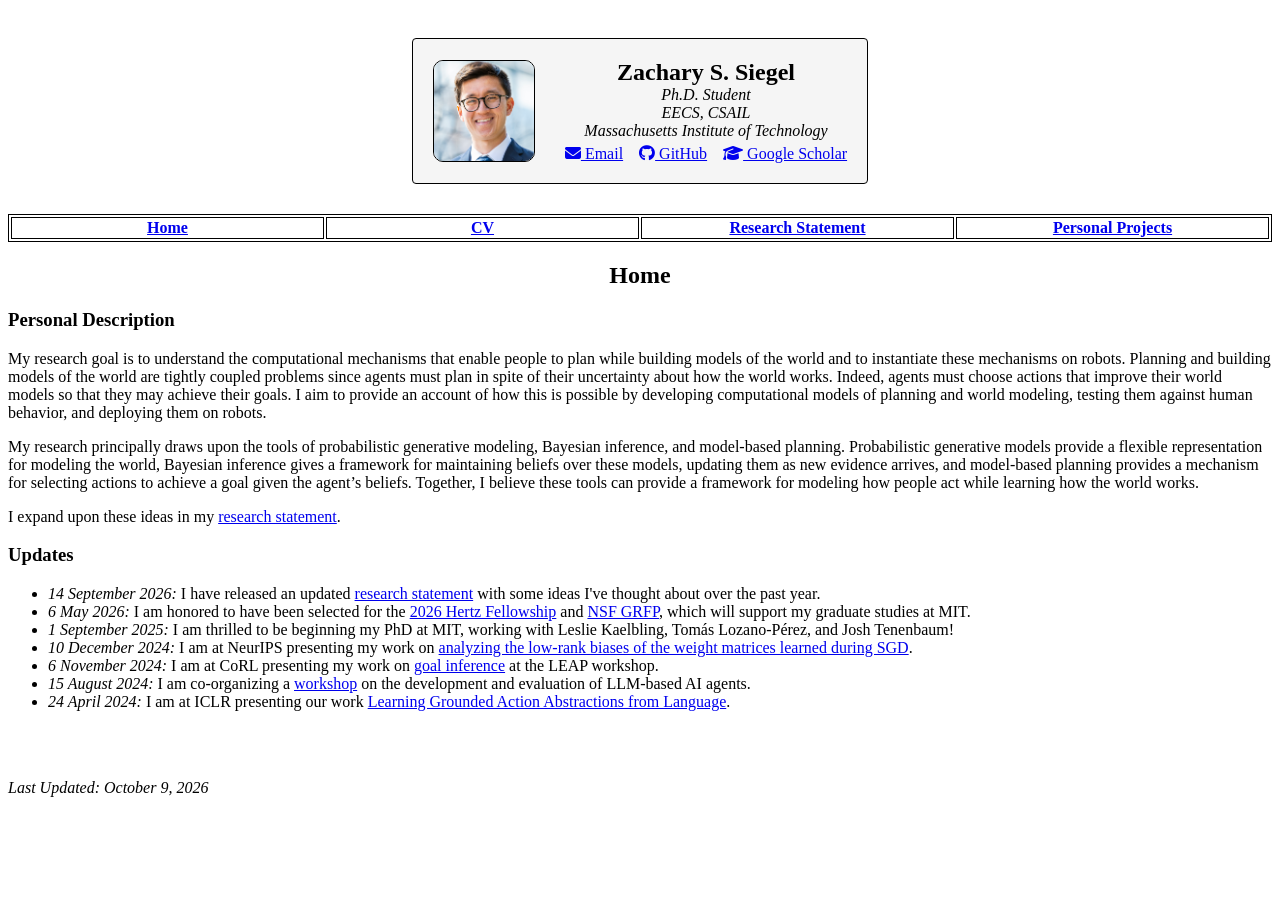
<file: index.html>
<!DOCTYPE html>
<html lang="en">
  <head>
    <meta charset="utf-8">
    <title>Zachary S. Siegel</title>
    <link rel="stylesheet" href="static/site.css">
    <script defer src="static/site.js"></script>
  </head>
  
  <body data-last-updated="2026-10-09">
    <!--Navigation bar-->
    <div id="nav-placeholder"></div>
    <!--End of Navigation bar-->

    <h2 style="text-align:center;">Home</h2>
    <h3>Personal Description</h3>
    <p>
      My research goal is to understand the computational mechanisms that enable people to plan while building models of the world and to instantiate these mechanisms on robots. Planning and building models of the world are tightly coupled problems since agents must plan in spite of their uncertainty about how the world works. Indeed, agents must choose actions that improve their world models so that they may achieve their goals. I aim to provide an account of how this is possible by developing computational models of planning and world modeling, testing them against human behavior, and deploying them on robots.
    </p>
    <p>
      My research principally draws upon the tools of probabilistic generative modeling, Bayesian inference, and model-based planning. Probabilistic generative models provide a flexible representation for modeling the world, Bayesian inference gives a framework for maintaining beliefs over these models, updating them as new evidence arrives, and model-based planning provides a mechanism for selecting actions to achieve a goal given the agent’s beliefs. Together, I believe these tools can provide a framework for modeling how people act while learning how the world works.
    </p>
    <p>
      I expand upon these ideas in my <a href="research.html">research statement</a>.
    </p>

    <h3>Updates</h3>
    <ul>
      <li><i>14 September 2026:</i> I have released an updated <a href="research.html">research statement</a> with some ideas I've thought about over the past year.</li>
      <li><i>6 May 2026:</i> I am honored to have been selected for the <a href="https://www.hertzfoundation.org/news/hertz-foundation-announces-19-recipients-of-the-2026-hertz-fellowship/">2026 Hertz Fellowship</a> and <a href="https://www.nsfgrfp.org">NSF GRFP</a>, which will support my graduate studies at MIT.</li>
      <li><i>1 September 2025:</i> I am thrilled to be beginning my PhD at MIT, working with Leslie Kaelbling, Tomás Lozano-Pérez, and Josh Tenenbaum!</li>
      <li><i>10 December 2024:</i> I am at NeurIPS presenting my work on <a href="https://arxiv.org/abs/2206.05794">analyzing the low-rank biases of the weight matrices learned during SGD</a>.</li>
      <li><i>6 November 2024:</i> I am at CoRL presenting my work on <a href="https://openreview.net/pdf?id=tJvUG93usI">goal inference</a> at the LEAP workshop.</li>
      <li><i>15 August 2024:</i> I am co-organizing a <a href="https://sites.google.com/princeton.edu/agents-workshop/">workshop</a> on the development and evaluation of LLM-based AI agents.</li>
      <li><i>24 April 2024:</i> I am at ICLR presenting our work <a href="https://arxiv.org/abs/2312.08566">Learning Grounded Action Abstractions from Language</a>.</li>
    </ul>
    <br><br>
  </body>
</html>
</file>
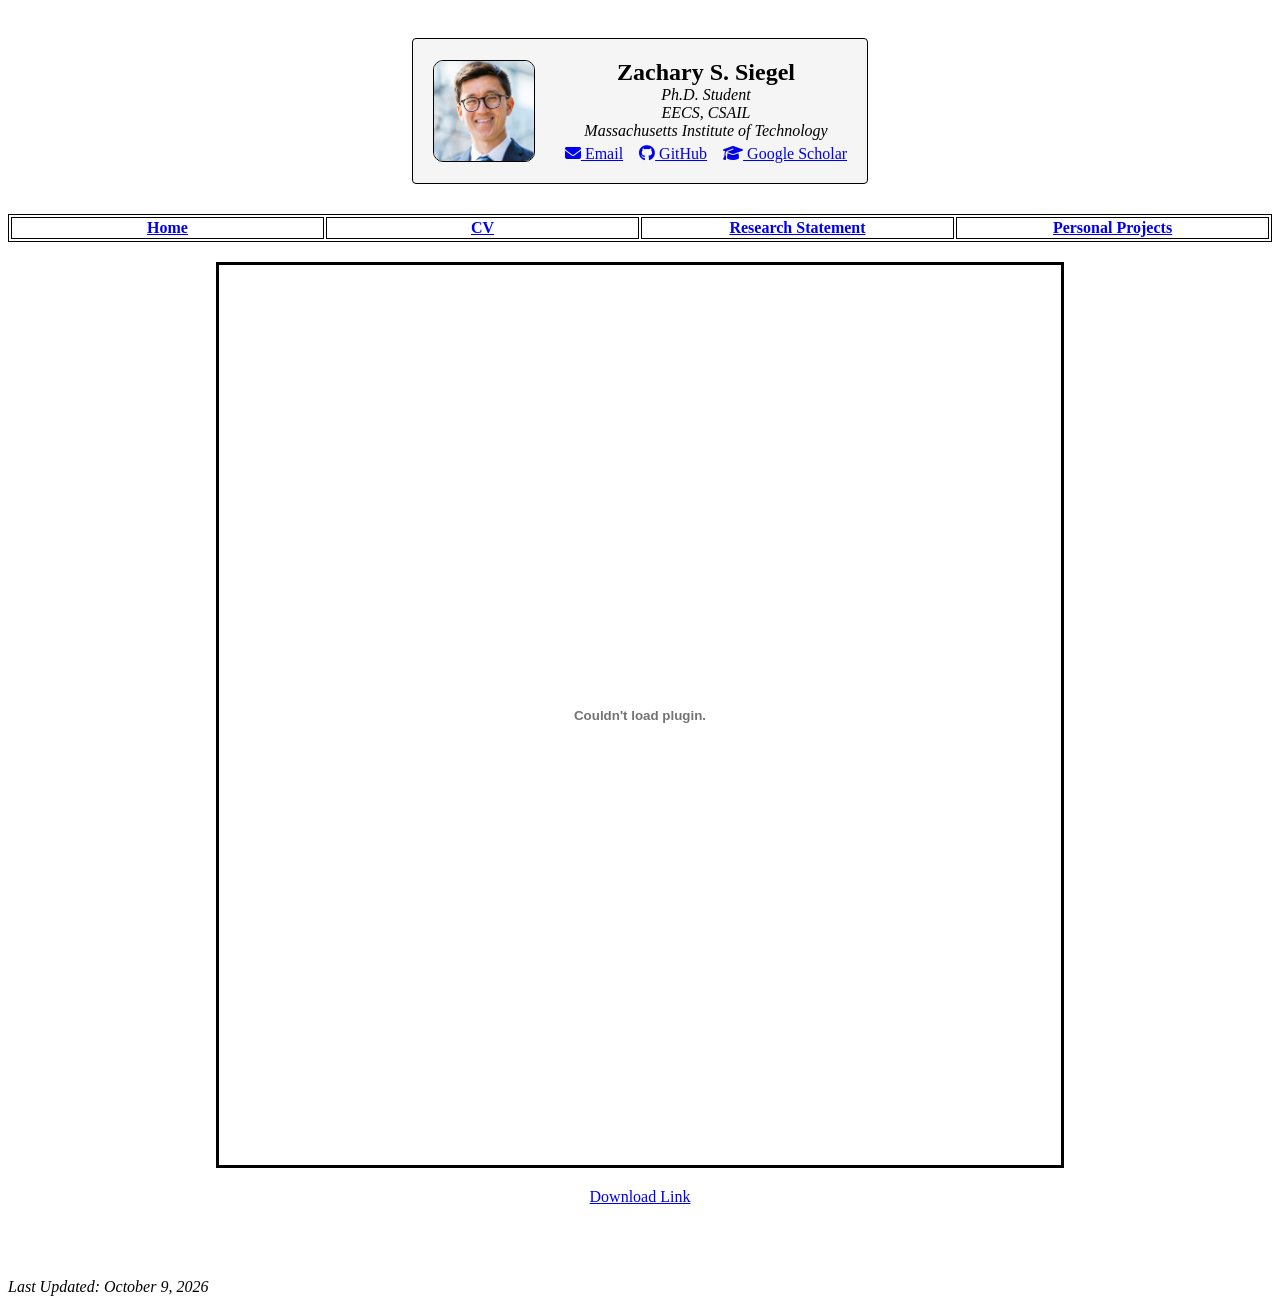
<file: cv.html>
<!DOCTYPE html>
<html lang="en">
  <head>
    <meta charset="utf-8">
    <title>Zachary S. Siegel - CV</title>
    <link rel="stylesheet" href="static/site.css">
    <script defer src="static/site.js"></script>
  </head>
  
  <body data-last-updated="2026-10-09">
    <!--Navigation bar-->
    <div id="nav-placeholder"></div>
    <!--End of Navigation bar-->
    
    <embed src="static/cv.pdf" type="application/pdf" class="pdf-container"/>
    
    <div class="download-link">
      <a href="static/cv.pdf" download>Download Link</a>
    </div>
    
    <br><br>
  </body>
</html>
</file>
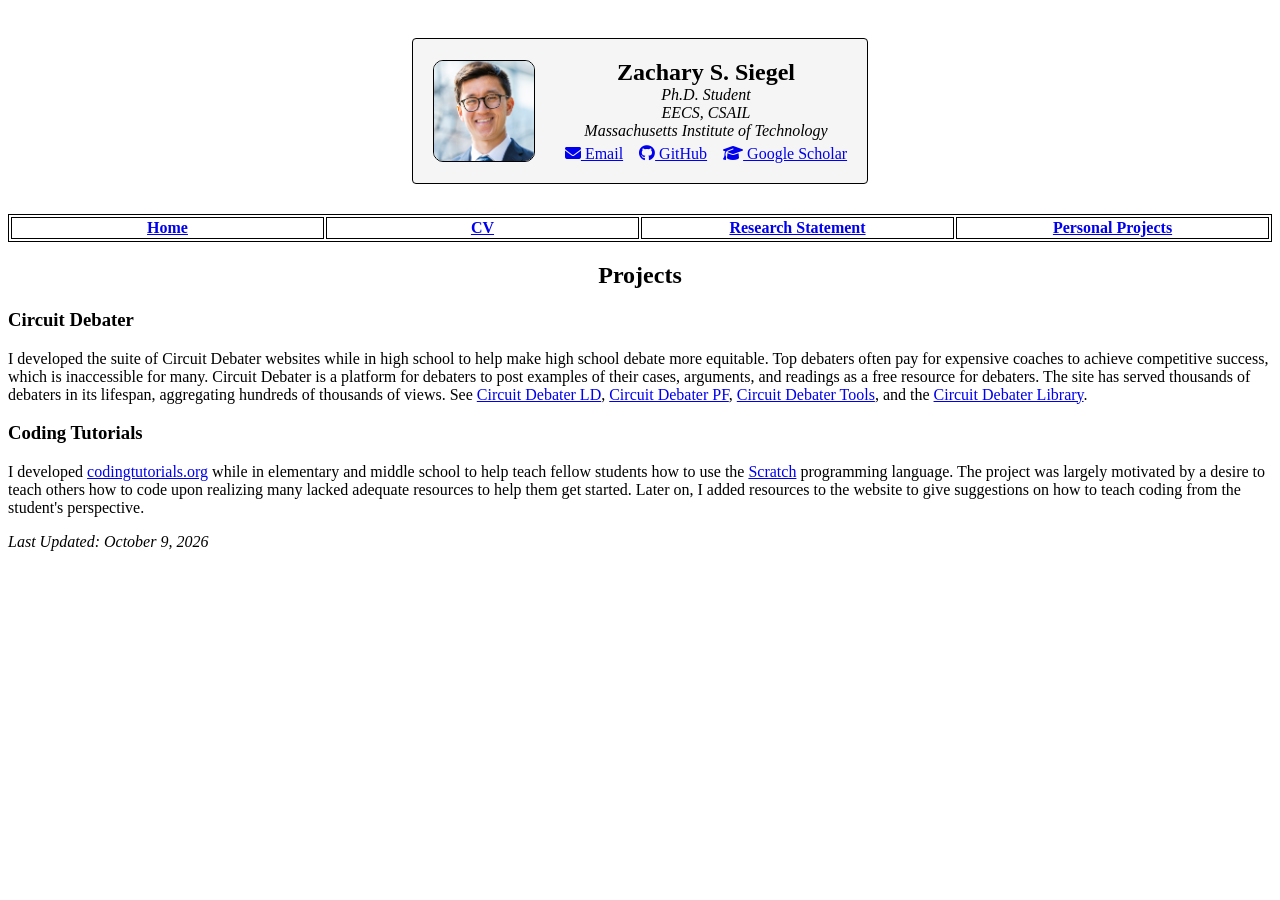
<file: projects.html>
<!DOCTYPE html>
<html lang="en">
  <head>
    <meta charset="utf-8">
    <title>Projects</title>
    <link rel="stylesheet" href="static/site.css">
    <script defer src="static/site.js"></script>
  </head>
  
  <body data-last-updated="2026-10-09">
    <!--Navigation bar-->
    <div id="nav-placeholder"></div>
    <!--end of Navigation bar-->

    <h2 style="text-align:center;">Projects</h2>
    
    <h3>Circuit Debater</h3>
    <p>I developed the suite of Circuit Debater websites while in high school to help make high school debate more equitable. Top debaters often pay for expensive coaches to achieve competitive success, which is inaccessible for many. Circuit Debater is a platform for debaters to post examples of their cases, arguments, and readings as a free resource for debaters. The site has served thousands of debaters in its lifespan, aggregating hundreds of thousands of views. See <a href="https://ld.circuitdebater.org">Circuit Debater LD</a>, <a href="https://pf.circuitdebater.org">Circuit Debater PF</a>, <a href="https://tools.circuitdebater.org">Circuit Debater Tools</a>, and the <a href="https://ld.circuitdebater.org/w/index.php/Library">Circuit Debater Library</a>.</p>

    <h3>Coding Tutorials</h3>
    <p>I developed <a href="https://codingtutorials.org">codingtutorials.org</a> while in elementary and middle school to help teach fellow students how to use the <a href="https://scratch.mit.edu">Scratch</a> programming language. The project was largely motivated by a desire to teach others how to code upon realizing many lacked adequate resources to help them get started. Later on, I added resources to the website to give suggestions on how to teach coding from the student's perspective.</p>
  </body>
</html>
</file>
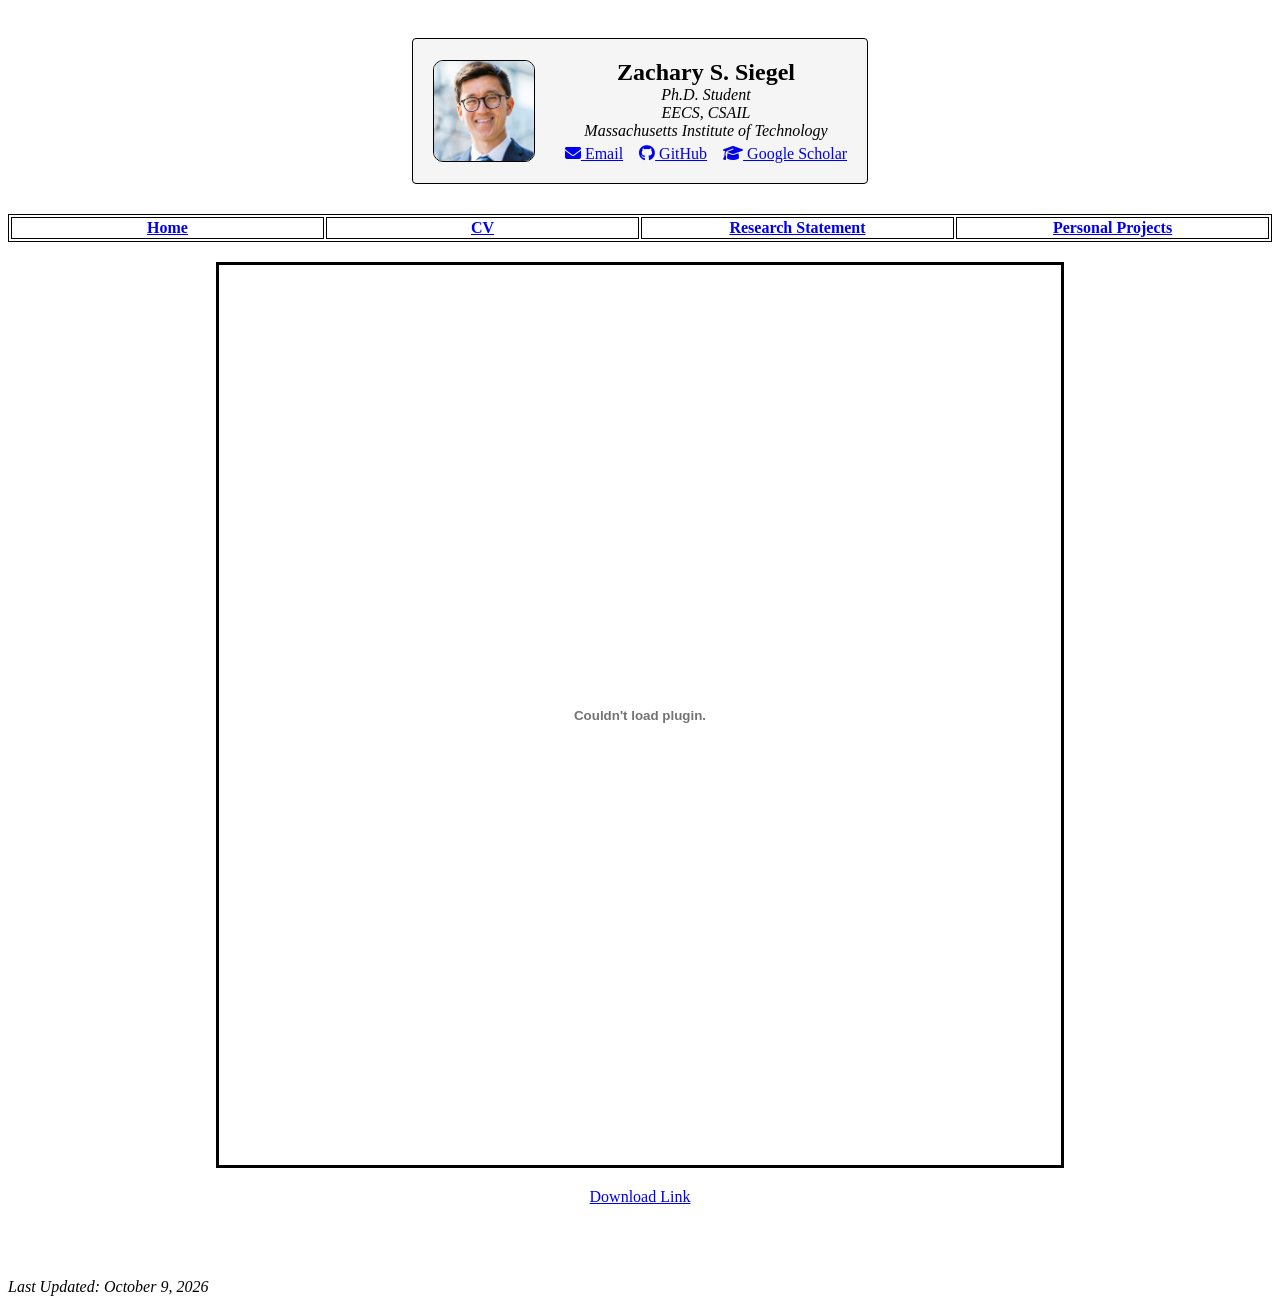
<file: research.html>
<!DOCTYPE html>
<html lang="en">
  <head>
    <meta charset="utf-8">
    <title>Zachary S. Siegel - Research Statement</title>
    <link rel="stylesheet" href="static/site.css">
    <script defer src="static/site.js"></script>
  </head>
  
  <body data-last-updated="2026-10-09">
    <!--Navigation bar-->
    <div id="nav-placeholder"></div>
    <!--End of Navigation bar-->
    
    <embed src="static/research_statement.pdf" type="application/pdf" class="pdf-container"/>
    
    <div class="download-link">
      <a href="static/research_statement.pdf" download>Download Link</a>
    </div>
    
    <br><br>
  </body>
</html>
</file>
<file: static/site.css>
table, th, td {
  border: 1px solid black;
}

.site-header {
  text-align: center;
}

.profile-card {
  display: inline-flex;
  align-items: center;
  justify-content: center;
  gap: 30px;
  margin: 30px auto;
  border: 1px solid black;
  border-radius: 4px;
  padding: 20px;
  background-color: #f5f5f5;
}

.profile-photo {
  width: 100px;
  height: 100px;
  border-radius: 10px;
  overflow: hidden;
  border: 1px solid black;
}

.profile-photo img {
  width: 303.03px;
  height: auto;
  display: block;
  margin: -13.27px 0 0 -127.88px;
}

.profile-name {
  margin: 0;
}

.profile-details {
  margin: 0;
}

.profile-links {
  display: inline-block;
  margin-top: 5px;
}

.site-nav {
  width: 100%;
  table-layout: fixed;
}

.site-nav th {
  width: 25%;
}

.pdf-container {
  width: 66.67%;
  height: 100vh;
  margin: 20px auto;
  display: block;
  border: 3px solid black;
}

.download-link {
  text-align: center;
  margin: 20px 0;
}

.last-updated {
  font-style: italic;
}
</file>
